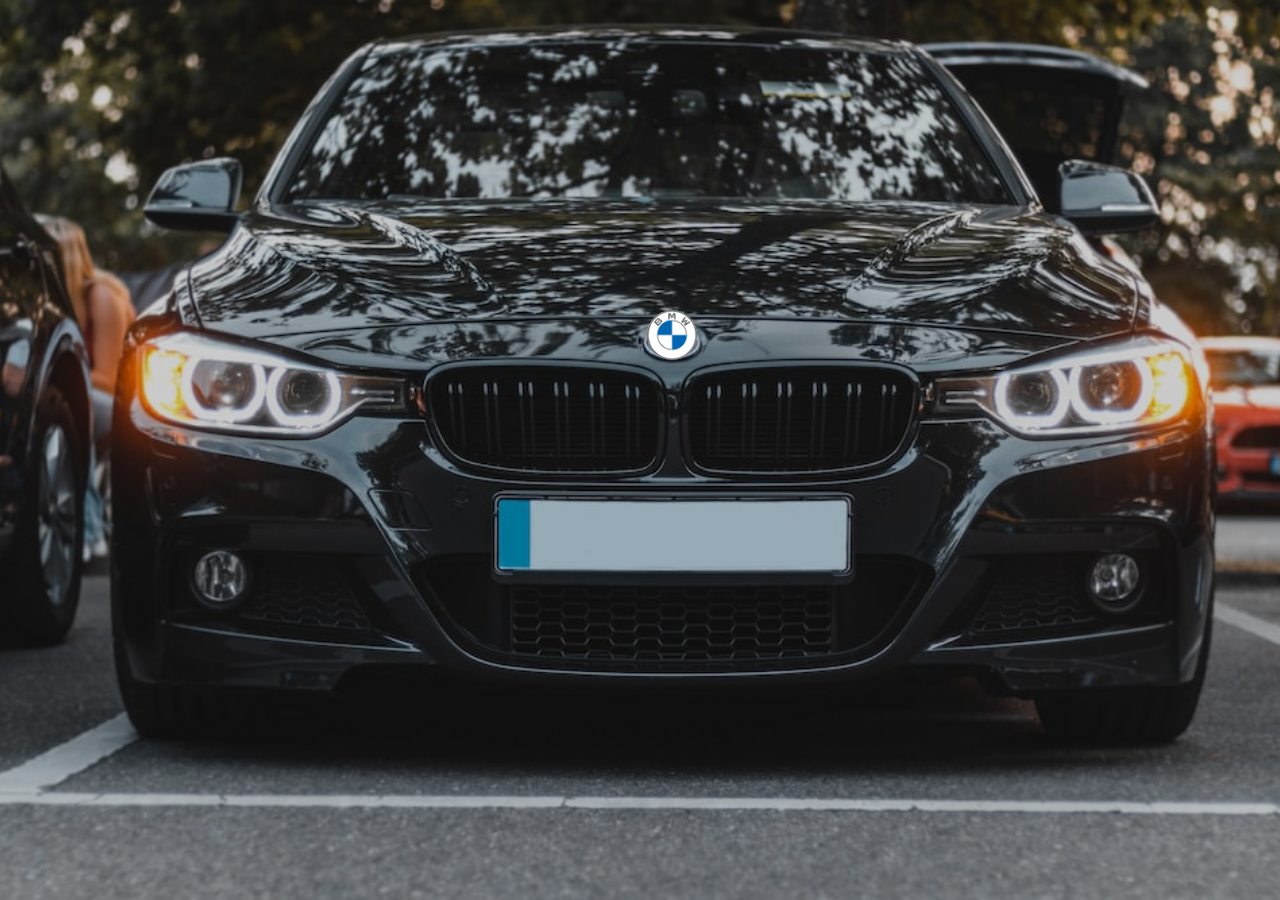
<file: index.html>
<!DOCTYPE html>
<html lang="en">
<head>
    <meta charset="UTF-8">
    <meta http-equiv="X-UA-Compatible" content="IE=edge">
    <meta name="viewport" content="width=device-width, initial-scale=1.0">
    <link rel="stylesheet" href="https://cdnjs.cloudflare.com/ajax/libs/font-awesome/6.2.1/css/all.min.css" integrity="sha512-MV7K8+y+gLIBoVD59lQIYicR65iaqukzvf/nwasF0nqhPay5w/9lJmVM2hMDcnK1OnMGCdVK+iQrJ7lzPJQd1w==" crossorigin="anonymous" referrerpolicy="no-referrer"/>
    <link rel="stylesheet" href="style.css">
    <title>Modal</title>
</head>
<body>
    <div class="wrapper">
        <button class="btn show-btn" id="show-btn">
    
        </button>
    <!-- Modal -->
    <div class="modal hidden" id="modal">
        <div class="modal-header">
            <h3>I love BMW </h3>
            <button class="btn close-btn" id="close-btn">
                <i class="fas fa-close"></i>
            </button>
        </div>
     <!-- Modal body -->
        <div class="modal-body">
             <h2 class="modal-title">Modal Title</h2>
             <p>Lorem ipsum dolor sit amet consectetur adipisicing elit. Sed totam laudantium consequatur? Veniam suscipit adipisci, corporis quibusdam pariatur accusantium possimus saepe nostrum quasi delectus quisquam iste dignissimos similique, impedit magni architecto explicabo necessitatibus, obcaecati quis alias ullam illo deserunt? Iure.
             </p>
        </div>
    </div>
</div>

     <!-- Overlay -->
     <div class="overlay hidden" id="overlay"></div>
<!-- JavaScript -->
    <script src="./app.js"></script>
</body>
</html>
</file>
<file: style.css>
@import url('https://fonts.googleapis.com/css2?family=Varela&display=swap');

* {
    margin: 0;
    padding: 0;
    box-sizing: border-box;
}

body {
  font-family: 'Varela', sans-serif;
  height: 100vh;
  background: linear-gradient(rgba(0,0,0,0.2),rgba(0,0,0,0.2)), url('./img/photo-1630165695908-e68c9f2e8a29.jpeg');
  background-size: cover;
  background-repeat: no-repeat;
  background-position: center;
}
.wrapper {
    display: flex;
    justify-content: center;
    align-items: center;
    height: inherit;
}
.hidden {
    display: none;
}
.btn {
    border: 0;
    background: transparent;
    font-family: inherit;
    cursor: pointer;
}
.show-btn {
    background: url('./img/images.png');
    background-size: cover;
    background-repeat: no-repeat;
    background-position: center;
    width: 50px;
    height: 50px;
    border-radius: 50%;
    margin-bottom: 18%;
    margin-left: 5%;
}
.modal {
    position: fixed;
    top: 50%;
    left: 50%;
    transform: translate(-50%,-50%);
    max-width: 600px;
    width: 100%;
    background-color: #f4f4f4; 
    border-radius: 8px;
    padding: 15px;
    z-index: 100;
}
.modal-header {
    display: flex;
    justify-content: space-between;
    margin-bottom: 20px;
}
.close-btn {
    font-size: 20px;
}
.modal-title {
    margin-bottom: 15px;
}
.overlay {
    position: fixed;
    top: 0;
    left: 0;
    bottom: 0;
    width: 100%;
    background: rgba(0,0,0,0.5);
    backdrop-filter: blur(4px);
}
</file>
<file: code/style.css>
@import url('https://fonts.googleapis.com/css2?family=Varela&display=swap');

* {
    margin: 0;
    padding: 0;
    box-sizing: border-box;
}

body {
  font-family: 'Varela', sans-serif;
  height: 100vh;
  background: linear-gradient(rgba(0,0,0,0.2),rgba(0,0,0,0.2)), url('../img/photo-1630165695908-e68c9f2e8a29.jpeg');
  background-size: cover;
  background-repeat: no-repeat;
  background-position: center;
}
.wrapper {
    display: flex;
    justify-content: center;
    align-items: center;
    height: inherit;
}
.hidden {
    display: none;
}
.btn {
    border: 0;
    background: transparent;
    font-family: inherit;
    cursor: pointer;
}
.show-btn {
    background: url('../img/images.png');
    background-size: cover;
    background-repeat: no-repeat;
    background-position: center;
    width: 50px;
    height: 50px;
    border-radius: 50%;
    margin-bottom: 18%;
    margin-left: 5%;
}
.modal {
    position: fixed;
    top: 50%;
    left: 50%;
    transform: translate(-50%,-50%);
    max-width: 600px;
    width: 100%;
    background-color: #f4f4f4; 
    border-radius: 8px;
    padding: 15px;
    z-index: 100;
}
.modal-header {
    display: flex;
    justify-content: space-between;
    margin-bottom: 20px;
}
.close-btn {
    font-size: 20px;
}
.modal-title {
    margin-bottom: 15px;
}
.overlay {
    position: fixed;
    top: 0;
    left: 0;
    bottom: 0;
    width: 100%;
    background: rgba(0,0,0,0.5);
    backdrop-filter: blur(4px);
}
</file>
